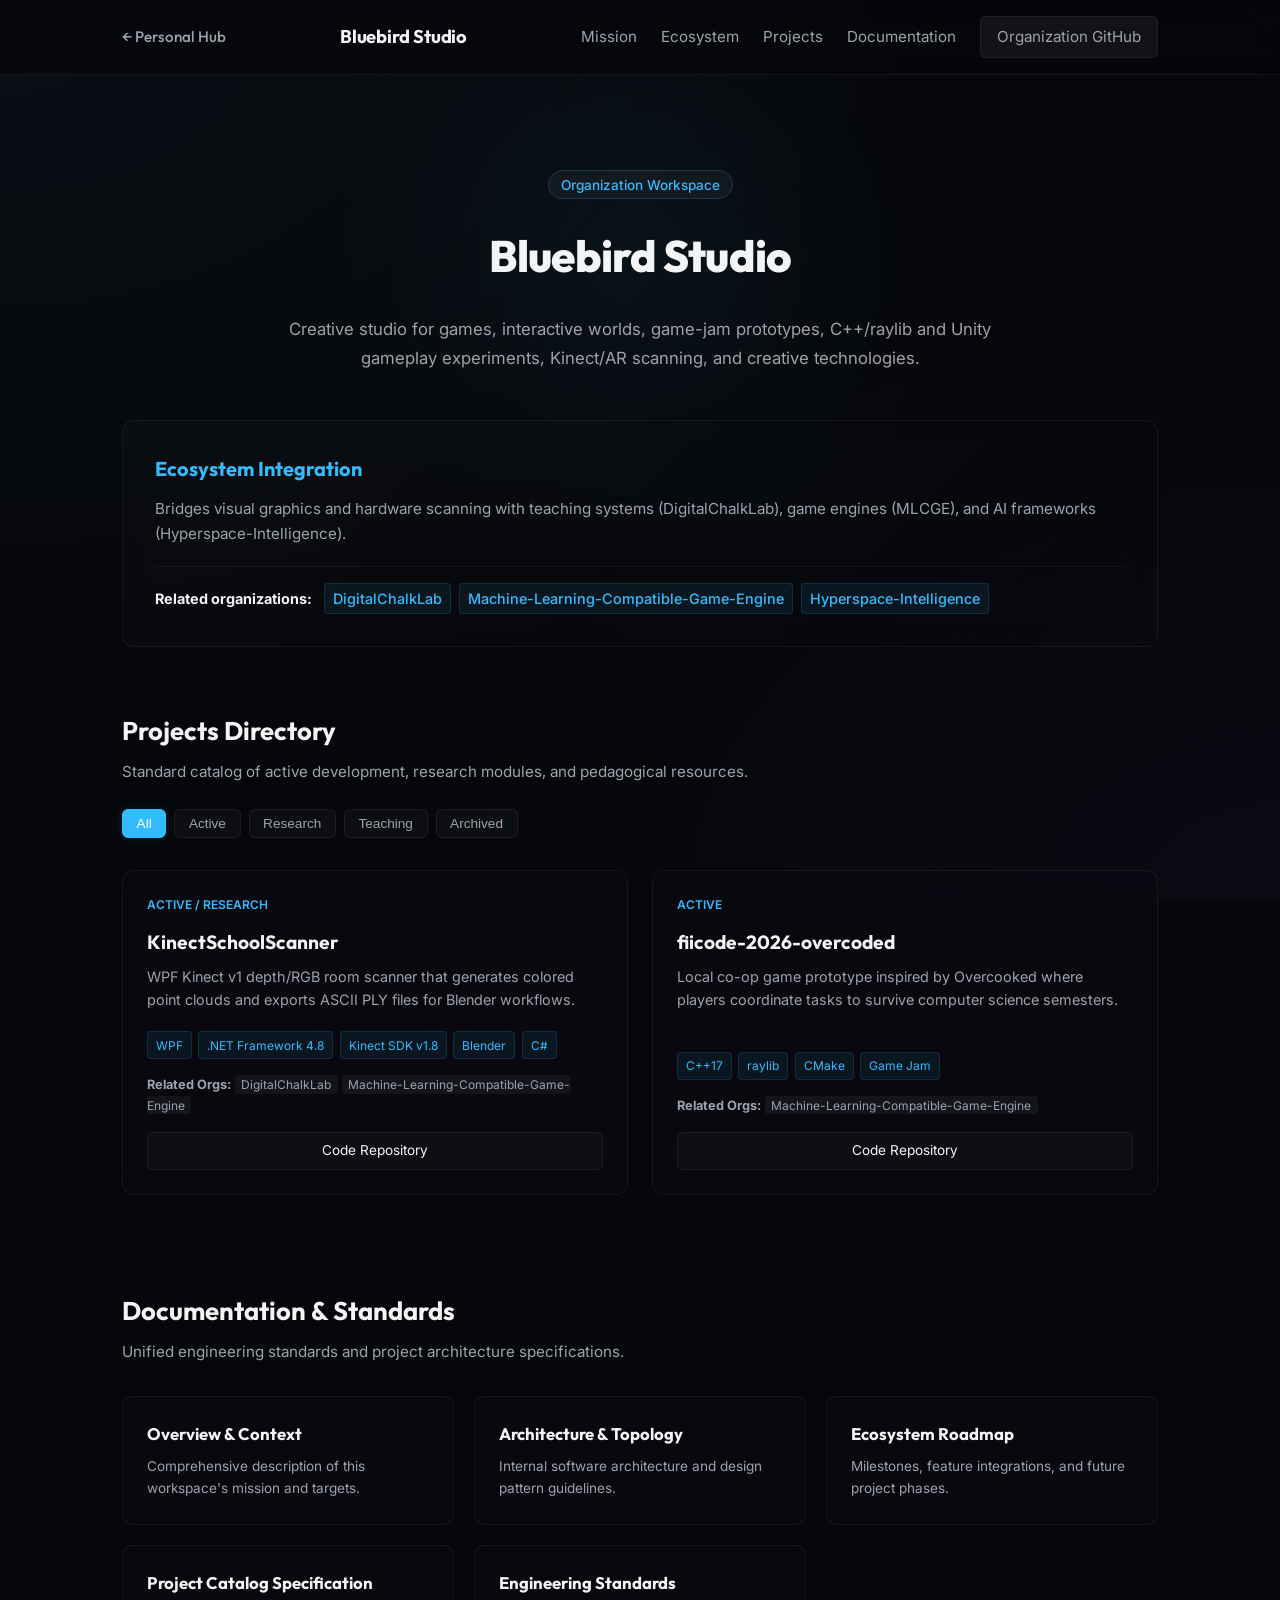
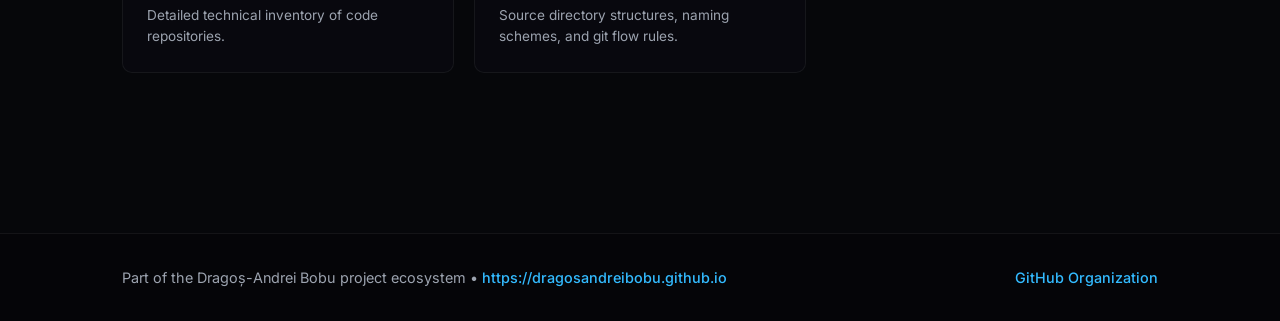
<file: index.html>
<!DOCTYPE html>
<html lang="en">
<head>
    <meta charset="UTF-8">
    <meta name="viewport" content="width=device-width, initial-scale=1.0">
    <title>Bluebird Studio - GitHub Pages</title>
    <meta name="description" content="Creative studio for games, interactive worlds, game-jam prototypes, C++/raylib and Unity gameplay experiments, Kinect/AR scanning, and creative technologies.">
    <link rel="preconnect" href="https://fonts.googleapis.com">
    <link rel="preconnect" href="https://fonts.gstatic.com" crossorigin>
    <link href="https://fonts.googleapis.com/css2?family=Inter:wght@300;400;500;600;700&family=Outfit:wght@400;500;600;700;800&display=swap" rel="stylesheet">
    <link rel="stylesheet" href="assets/styles.css">
</head>
<body>
    <header class="navbar">
        <div class="nav-container">
            <a href="https://dragosandreibobu.github.io" class="nav-brand-back">
                &larr; <span class="brand-text">Personal Hub</span>
            </a>
            <div class="nav-org-title">Bluebird Studio</div>
            <nav class="nav-links">
                <a href="#mission">Mission</a>
                <a href="#connections">Ecosystem</a>
                <a href="#projects">Projects</a>
                <a href="#docs">Documentation</a>
                <a href="https://github.com/Bluebird-Studio" target="_blank" class="nav-btn">Organization GitHub</a>
            </nav>
        </div>
    </header>

    <main class="container">
        <!-- Hero -->
        <section id="mission" class="hero-section">
            <div class="hero-glow"></div>
            <span class="badge">Organization Workspace</span>
            <h1 class="hero-title">Bluebird Studio</h1>
            <p class="hero-bio">Creative studio for games, interactive worlds, game-jam prototypes, C++/raylib and Unity gameplay experiments, Kinect/AR scanning, and creative technologies.</p>
        </section>

        <!-- Connection -->
        <section id="connections" class="info-card-section">
            <div class="info-card">
                <h3>Ecosystem Integration</h3>
                <p>Bridges visual graphics and hardware scanning with teaching systems (DigitalChalkLab), game engines (MLCGE), and AI frameworks (Hyperspace-Intelligence).</p>
                <div class="related-orgs">
                    <strong>Related organizations:</strong>
                    <div class="related-links">
                        <a href="https://DigitalChalkLab.github.io" class="related-link">DigitalChalkLab</a> <a href="https://Machine-Learning-Compatible-Game-Engine.github.io" class="related-link">Machine-Learning-Compatible-Game-Engine</a> <a href="https://Hyperspace-Intelligence.github.io" class="related-link">Hyperspace-Intelligence</a> 
                    </div>
                </div>
            </div>
        </section>

        <!-- Projects grid -->
        <section id="projects" class="section">
            <div class="section-header">
                <h2 class="section-title">Projects Directory</h2>
                <p class="section-desc">Standard catalog of active development, research modules, and pedagogical resources.</p>
                <div class="filters">
                    <button class="filter-btn active" data-filter="all">All</button>
                    <button class="filter-btn" data-filter="active">Active</button>
                    <button class="filter-btn" data-filter="research">Research</button>
                    <button class="filter-btn" data-filter="teaching">Teaching</button>
                    <button class="filter-btn" data-filter="archived">Archived</button>
                </div>
            </div>
            <div class="projects-grid" id="projects-container">
                <!-- Dynamically populated -->
            </div>
        </section>

        <!-- Docs standard -->
        <section id="docs" class="section">
            <div class="section-header">
                <h2 class="section-title">Documentation & Standards</h2>
                <p class="section-desc">Unified engineering standards and project architecture specifications.</p>
            </div>
            <div class="docs-grid">
                <a href="docs/overview.md" class="doc-card">
                    <h4>Overview & Context</h4>
                    <p>Comprehensive description of this workspace's mission and targets.</p>
                </a>
                <a href="docs/architecture.md" class="doc-card">
                    <h4>Architecture & Topology</h4>
                    <p>Internal software architecture and design pattern guidelines.</p>
                </a>
                <a href="docs/roadmap.md" class="doc-card">
                    <h4>Ecosystem Roadmap</h4>
                    <p>Milestones, feature integrations, and future project phases.</p>
                </a>
                <a href="docs/projects.md" class="doc-card">
                    <h4>Project Catalog Specification</h4>
                    <p>Detailed technical inventory of code repositories.</p>
                </a>
                <a href="docs/documentation-standard.md" class="doc-card">
                    <h4>Engineering Standards</h4>
                    <p>Source directory structures, naming schemes, and git flow rules.</p>
                </a>
            </div>
        </section>
    </main>

    <footer class="footer">
        <div class="footer-container">
            <p>Part of the Dragoș-Andrei Bobu project ecosystem &bull; <a href="https://dragosandreibobu.github.io">https://dragosandreibobu.github.io</a></p>
            <p><a href="https://github.com/Bluebird-Studio" target="_blank">GitHub Organization</a></p>
        </div>
    </footer>

    <script>
        const projects = [
  {
    "name": "KinectSchoolScanner",
    "slug": "kinect-school-scanner",
    "organization": "Bluebird-Studio",
    "status": "Active / Research",
    "summary": "WPF Kinect v1 depth/RGB room scanner that generates colored point clouds and exports ASCII PLY files for Blender workflows.",
    "repo": "https://github.com/Bluebird-Studio/KinectSchoolScanner",
    "live": "",
    "tags": [
      "WPF",
      ".NET Framework 4.8",
      "Kinect SDK v1.8",
      "Blender",
      "C#"
    ],
    "related": [
      "DigitalChalkLab",
      "Machine-Learning-Compatible-Game-Engine"
    ]
  },
  {
    "name": "fiicode-2026-overcoded",
    "slug": "fiicode-2026-overcoded",
    "organization": "Bluebird-Studio",
    "status": "Active",
    "summary": "Local co-op game prototype inspired by Overcooked where players coordinate tasks to survive computer science semesters.",
    "repo": "https://github.com/Bluebird-Studio/fiicode-2026-overcoded",
    "live": "",
    "tags": [
      "C++17",
      "raylib",
      "CMake",
      "Game Jam"
    ],
    "related": [
      "Machine-Learning-Compatible-Game-Engine"
    ]
  }
];
        const container = document.getElementById('projects-container');
        const filterBtns = document.querySelectorAll('.filter-btn');

        function renderProjects(filter = 'all') {
            container.innerHTML = '';
            projects.forEach(p => {
                const statusLower = p.status.toLowerCase();
                let shouldShow = false;

                if (filter === 'all') {
                    shouldShow = true;
                } else if (filter === 'active' && statusLower.includes('active')) {
                    shouldShow = true;
                } else if (filter === 'research' && statusLower.includes('research')) {
                    shouldShow = true;
                } else if (filter === 'teaching' && statusLower.includes('teaching')) {
                    shouldShow = true;
                } else if (filter === 'archived' && statusLower.includes('archived')) {
                    shouldShow = true;
                }

                if (!shouldShow) return;

                const card = document.createElement('div');
                card.className = 'project-card fade-in';
                
                const badges = p.tags.map(t => `<span class="tag">${t}</span>`).join('');
                const relatedLinks = p.related ? p.related.map(r => `<span class="related-org-tag">${r}</span>`).join(' ') : '';
                
                card.innerHTML = `
                    <div class="project-card-header">
                        <span class="project-status">${p.status}</span>
                    </div>
                    <h3>${p.name}</h3>
                    <p>${p.summary}</p>
                    <div class="project-tags">${badges}</div>
                    ${relatedLinks ? `<div class="project-related-orgs"><strong>Related Orgs:</strong> ${relatedLinks}</div>` : ''}
                    <div class="project-links">
                        <a href="${p.repo}" target="_blank" class="link-btn">Code Repository</a>
                        ${p.live ? `<a href="${p.live}" target="_blank" class="link-btn primary">Live Demo</a>` : ''}
                    </div>
                `;
                container.appendChild(card);
            });
        }

        filterBtns.forEach(btn => {
            btn.addEventListener('click', (e) => {
                filterBtns.forEach(b => b.classList.remove('active'));
                btn.classList.add('active');
                renderProjects(btn.dataset.filter);
            });
        });

        renderProjects();
    </script>
</body>
</html>
</file>
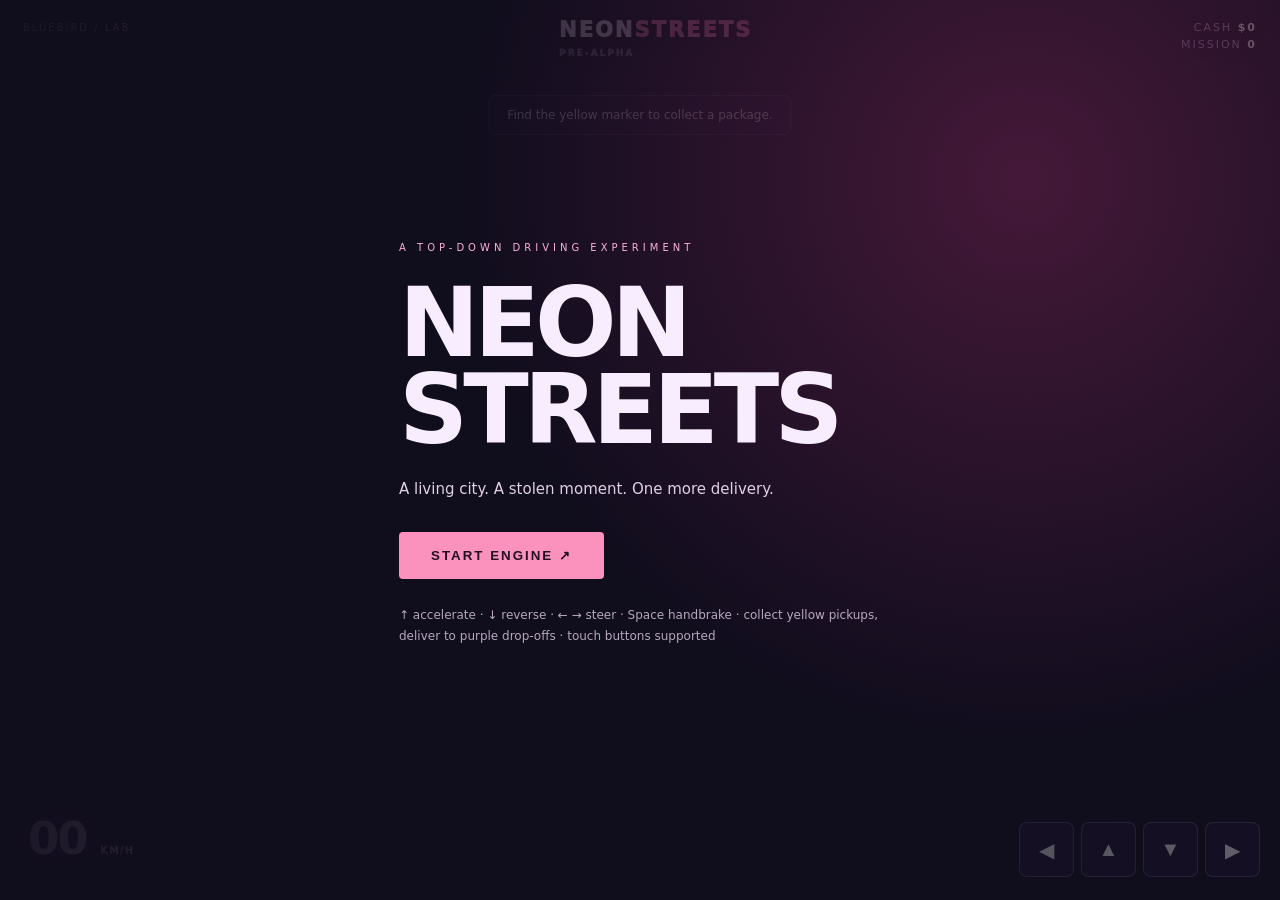
<file: experiments/neon-streets/index.html>
<!DOCTYPE html>
<html lang="en"><head><meta charset="UTF-8"><meta name="viewport" content="width=device-width,initial-scale=1,viewport-fit=cover"><meta name="theme-color" content="#110b22"><title>Neon Streets — Bluebird Studio</title><link rel="stylesheet" href="./style.css"></head>
<body><div id="shell"><canvas id="canvas" aria-label="Neon Streets driving game"></canvas><header><a href="../../">BLUEBIRD / LAB</a><div class="brand">NEON<span>STREETS</span><small>PRE-ALPHA</small></div><div class="score">CASH <b id="cash">$0</b><br>MISSION <b id="missions">0</b></div></header><div id="mission">Find the yellow marker to collect a package.</div><div id="speed">00 <span>KM/H</span></div><div id="controls"><button data-key="ArrowLeft">◀</button><button data-key="ArrowUp">▲</button><button data-key="ArrowDown">▼</button><button data-key="ArrowRight">▶</button></div><div id="start"><div class="panel"><div class="eyebrow">A TOP-DOWN DRIVING EXPERIMENT</div><h1>NEON<br>STREETS</h1><p>A living city. A stolen moment. One more delivery.</p><button id="play">START ENGINE ↗</button><p class="help">↑ accelerate · ↓ reverse · ← → steer · Space handbrake · collect yellow pickups, deliver to purple drop-offs · touch buttons supported</p></div></div></div><script type="module" src="./game.js"></script></body></html>
</file>
<file: assets/styles.css>
:root {
    --bg-color: #06070a;
    --card-bg: rgba(10, 11, 18, 0.5);
    --card-border: rgba(255, 255, 255, 0.06);
    --text-primary: #f3f4f6;
    --text-secondary: #9ca3af;
    --accent-color: hsl(200, 100%, 60%);
    --accent-glow: hsla(200, 100%, 60%, 0.15);
    --font-heading: 'Outfit', sans-serif;
    --font-body: 'Inter', sans-serif;
}

* {
    margin: 0;
    padding: 0;
    box-sizing: border-box;
}

body {
    background-color: var(--bg-color);
    color: var(--text-primary);
    font-family: var(--font-body);
    line-height: 1.6;
    background-image: 
        radial-gradient(at 0% 0%, hsla(200, 100%, 60%, 0.05) 0px, transparent 50%),
        radial-gradient(at 100% 100%, rgba(99, 102, 241, 0.04) 0px, transparent 50%);
    background-attachment: fixed;
}

.container {
    max-width: 1100px;
    margin: 0 auto;
    padding: 2rem;
}

/* Navbar */
.navbar {
    position: sticky;
    top: 0;
    z-index: 100;
    background: rgba(6, 7, 10, 0.7);
    backdrop-filter: blur(12px);
    border-bottom: 1px solid var(--card-border);
}

.nav-container {
    max-width: 1100px;
    margin: 0 auto;
    padding: 1rem 2rem;
    display: flex;
    justify-content: space-between;
    align-items: center;
}

.nav-brand-back {
    font-family: var(--font-heading);
    font-size: 0.95rem;
    font-weight: 500;
    text-decoration: none;
    color: var(--text-secondary);
    transition: color 0.2s ease;
}

.nav-brand-back:hover {
    color: var(--accent-color);
}

.nav-org-title {
    font-family: var(--font-heading);
    font-weight: 700;
    font-size: 1.15rem;
    letter-spacing: -0.01em;
}

.nav-links {
    display: flex;
    gap: 1.5rem;
    align-items: center;
}

.nav-links a {
    color: var(--text-secondary);
    text-decoration: none;
    font-size: 0.95rem;
    transition: color 0.2s ease;
}

.nav-links a:hover {
    color: var(--accent-color);
}

.nav-btn {
    padding: 0.5rem 1rem;
    border-radius: 6px;
    background: rgba(255, 255, 255, 0.06);
    border: 1px solid var(--card-border);
    transition: all 0.2s ease;
}

.nav-btn:hover {
    background: var(--accent-color) !important;
    color: white !important;
    border-color: var(--accent-color);
    box-shadow: 0 0 10px var(--accent-glow);
}

/* Hero Section */
.hero-section {
    position: relative;
    padding: 4rem 0 2rem 0;
    text-align: center;
}

.hero-glow {
    position: absolute;
    top: 50%;
    left: 50%;
    transform: translate(-50%, -50%);
    width: 250px;
    height: 250px;
    background: var(--accent-color);
    filter: blur(120px);
    opacity: 0.1;
    z-index: -1;
}

.badge {
    background: rgba(255, 255, 255, 0.04);
    color: var(--accent-color);
    padding: 0.35rem 0.75rem;
    border-radius: 99px;
    font-size: 0.85rem;
    font-weight: 500;
    border: 1px solid hsla(200, 100%, 60%, 0.2);
}

.hero-title {
    font-family: var(--font-heading);
    font-size: 2.75rem;
    font-weight: 800;
    margin-top: 1.5rem;
    letter-spacing: -0.02em;
}

.hero-bio {
    max-width: 750px;
    margin: 1.5rem auto 0 auto;
    font-size: 1.05rem;
    color: #a1a1aa;
    line-height: 1.7;
}

/* Ecosystem integration card */
.info-card-section {
    padding: 1rem 0;
}

.info-card {
    background: linear-gradient(135deg, rgba(255,255,255,0.02) 0%, rgba(255,255,255,0.00) 100%);
    border: 1px solid var(--card-border);
    border-radius: 12px;
    padding: 2rem;
    backdrop-filter: blur(12px);
}

.info-card h3 {
    font-family: var(--font-heading);
    font-size: 1.25rem;
    margin-bottom: 0.75rem;
    color: var(--accent-color);
}

.info-card p {
    font-size: 0.95rem;
    color: var(--text-secondary);
    margin-bottom: 1.25rem;
}

.related-orgs {
    border-top: 1px solid rgba(255,255,255,0.05);
    padding-top: 1rem;
    display: flex;
    flex-wrap: wrap;
    align-items: center;
    gap: 0.75rem;
    font-size: 0.9rem;
}

.related-links {
    display: flex;
    flex-wrap: wrap;
    gap: 0.5rem;
}

.related-link {
    text-decoration: none;
    color: var(--accent-color);
    background: hsla(200, 100%, 60%, 0.08);
    border: 1px solid hsla(200, 100%, 60%, 0.15);
    padding: 0.2rem 0.5rem;
    border-radius: 4px;
    font-weight: 500;
    transition: all 0.2s ease;
}

.related-link:hover {
    background: var(--accent-color);
    color: white;
}

/* Sections */
.section {
    padding: 3rem 0;
}

.section-header {
    margin-bottom: 2rem;
    display: flex;
    flex-direction: column;
    gap: 0.5rem;
}

.section-title {
    font-family: var(--font-heading);
    font-size: 1.6rem;
    font-weight: 700;
}

.section-desc {
    color: var(--text-secondary);
    font-size: 0.95rem;
}

/* Filters */
.filters {
    display: flex;
    gap: 0.5rem;
    margin-top: 1rem;
    flex-wrap: wrap;
}

.filter-btn {
    padding: 0.4rem 0.85rem;
    font-size: 0.85rem;
    border-radius: 6px;
    border: 1px solid var(--card-border);
    background: rgba(255,255,255,0.03);
    color: var(--text-secondary);
    cursor: pointer;
    transition: all 0.2s ease;
}

.filter-btn:hover {
    color: var(--text-primary);
    border-color: rgba(255,255,255,0.12);
}

.filter-btn.active {
    background: var(--accent-color);
    border-color: var(--accent-color);
    color: white;
    box-shadow: 0 0 10px var(--accent-glow);
}

/* Project Cards */
.projects-grid {
    display: grid;
    grid-template-columns: repeat(auto-fill, minmax(340px, 1fr));
    gap: 1.5rem;
}

.project-card {
    background: var(--card-bg);
    border: 1px solid var(--card-border);
    border-radius: 12px;
    padding: 1.5rem;
    backdrop-filter: blur(12px);
    transition: all 0.3s cubic-bezier(0.4, 0, 0.2, 1);
    display: flex;
    flex-direction: column;
}

.project-card:hover {
    transform: translateY(-4px);
    border-color: hsla(200, 100%, 60%, 0.2);
    box-shadow: 0 4px 20px rgba(0, 0, 0, 0.4);
}

.project-card-header {
    display: flex;
    justify-content: space-between;
    align-items: center;
    margin-bottom: 0.75rem;
}

.project-status {
    font-size: 0.75rem;
    color: var(--accent-color);
    font-weight: 600;
    text-transform: uppercase;
}

.project-card h3 {
    font-family: var(--font-heading);
    font-size: 1.2rem;
    margin-bottom: 0.5rem;
}

.project-card p {
    font-size: 0.9rem;
    color: var(--text-secondary);
    margin-bottom: 1.25rem;
    flex-grow: 1;
}

.project-tags {
    display: flex;
    flex-wrap: wrap;
    gap: 0.4rem;
    margin-bottom: 1rem;
}

.tag {
    font-size: 0.75rem;
    background: hsla(200, 100%, 60%, 0.08);
    border: 1px solid hsla(200, 100%, 60%, 0.15);
    color: var(--accent-color);
    padding: 0.2rem 0.5rem;
    border-radius: 4px;
}

.project-related-orgs {
    font-size: 0.8rem;
    color: var(--text-secondary);
    margin-bottom: 1rem;
}

.related-org-tag {
    font-size: 0.75rem;
    background: rgba(255,255,255,0.05);
    padding: 0.1rem 0.4rem;
    border-radius: 3px;
    color: var(--text-secondary);
}

.project-links {
    display: flex;
    gap: 0.5rem;
}

.link-btn {
    flex: 1;
    text-align: center;
    padding: 0.45rem;
    font-size: 0.85rem;
    text-decoration: none;
    border-radius: 6px;
    border: 1px solid var(--card-border);
    color: var(--text-primary);
    background: rgba(255, 255, 255, 0.03);
    transition: all 0.2s ease;
}

.link-btn:hover {
    background: rgba(255, 255, 255, 0.08);
    border-color: rgba(255, 255, 255, 0.15);
}

.link-btn.primary {
    background: var(--accent-color);
    border-color: var(--accent-color);
    color: white;
}

.link-btn.primary:hover {
    background: hsla(200, 100%, calc(60% - 10%), 1);
    border-color: hsla(200, 100%, calc(60% - 10%), 1);
}

/* Docs Grid */
.docs-grid {
    display: grid;
    grid-template-columns: repeat(auto-fill, minmax(280px, 1fr));
    gap: 1.25rem;
}

.doc-card {
    background: var(--card-bg);
    border: 1px solid var(--card-border);
    border-radius: 10px;
    padding: 1.5rem;
    text-decoration: none;
    color: var(--text-primary);
    transition: all 0.2s ease;
}

.doc-card:hover {
    border-color: var(--accent-color);
    background: hsla(200, 100%, 60%, 0.03);
}

.doc-card h4 {
    font-family: var(--font-heading);
    font-size: 1.05rem;
    margin-bottom: 0.5rem;
    color: var(--text-primary);
}

.doc-card p {
    font-size: 0.85rem;
    color: var(--text-secondary);
}

/* Animations */
.fade-in {
    animation: fadeIn 0.4s ease forwards;
}

@keyframes fadeIn {
    from { opacity: 0; transform: translateY(10px); }
    to { opacity: 1; transform: translateY(0); }
}

/* Footer */
.footer {
    border-top: 1px solid var(--card-border);
    margin-top: 5rem;
    background: rgba(5, 5, 8, 0.8);
}

.footer-container {
    max-width: 1100px;
    margin: 0 auto;
    padding: 2rem 2rem;
    display: flex;
    justify-content: space-between;
    align-items: center;
    color: var(--text-secondary);
    font-size: 0.9rem;
}

.footer-container a {
    color: var(--accent-color);
    text-decoration: none;
    font-weight: 500;
}

@media(max-width: 768px) {
    .nav-container {
        flex-direction: column;
        gap: 1rem;
    }
    .footer-container {
        flex-direction: column;
        gap: 1rem;
        text-align: center;
    }
    .hero-title {
        font-size: 2.25rem;
    }
}
</file>
<file: experiments/neon-streets/style.css>
*{box-sizing:border-box}html,body,#shell{margin:0;width:100%;height:100%;overflow:hidden}body{background:#100d1d;color:#f8ecff;font:15px/1.5 system-ui,sans-serif}canvas{display:block;width:100%;height:100%;touch-action:none}header{position:absolute;z-index:4;left:23px;right:23px;top:20px;display:flex;justify-content:space-between;align-items:flex-start;text-shadow:0 2px 12px #000c}a{text-decoration:none;color:#facaff;font-size:10px;letter-spacing:2px}.brand{font-size:21px;font-weight:950;letter-spacing:2px;line-height:1}.brand span{color:#fe81bb}.brand small{font-size:9px;letter-spacing:2px;opacity:.5;display:block;margin-top:8px}.score{text-align:right;font-size:11px;letter-spacing:2px;color:#bda9cf}.score b{color:#fff}#mission{position:absolute;z-index:4;top:95px;left:50%;transform:translateX(-50%);padding:10px 18px;border-radius:7px;background:#150f28de;border:1px solid #a87cb950;max-width:95%;text-align:center;font-size:12px}#speed{position:absolute;z-index:4;bottom:28px;left:28px;font-size:45px;font-weight:900;letter-spacing:-2px;font-variant-numeric:tabular-nums;text-shadow:0 0 25px #f36ac880}#speed span{font-size:10px;letter-spacing:1px}#controls{position:absolute;z-index:4;bottom:23px;right:20px;display:flex;gap:7px}#controls button{width:55px;height:55px;border-radius:8px;color:#fff;border:1px solid #9f82bb77;background:#231838b8;cursor:pointer;font-size:20px;touch-action:none}#controls button:active{background:#f365a0}#start{position:absolute;z-index:8;inset:0;display:grid;place-items:center;background:radial-gradient(circle at 80% 20%,#86275b72,transparent 45%),linear-gradient(90deg,#100d1df3,#100d1da8)}#start.hidden{display:none}.panel{width:min(530px,90vw);padding:24px}.eyebrow{color:#fbb0da;letter-spacing:4px;font-size:10px}.panel h1{font-size:clamp(60px,10vw,96px);letter-spacing:-5px;line-height:.9;margin:25px 0}.panel p{color:#e1cfe6}.panel #play{margin-top:16px;padding:16px 32px;border:0;border-radius:4px;background:#fb91bd;color:#241023;letter-spacing:2px;font-weight:900;cursor:pointer}.panel .help{font-size:12px;margin-top:26px;line-height:1.8;opacity:.8}@media(max-width:650px){header{left:12px;right:12px;top:12px}.brand{font-size:15px}header a{display:none}#mission{top:65px;font-size:11px}#speed{font-size:28px;bottom:80px;left:12px}#controls{bottom:13px;right:10px}#controls button{width:51px;height:50px}}
/* Street rendering and physics run through native ES modules. */
</file>
